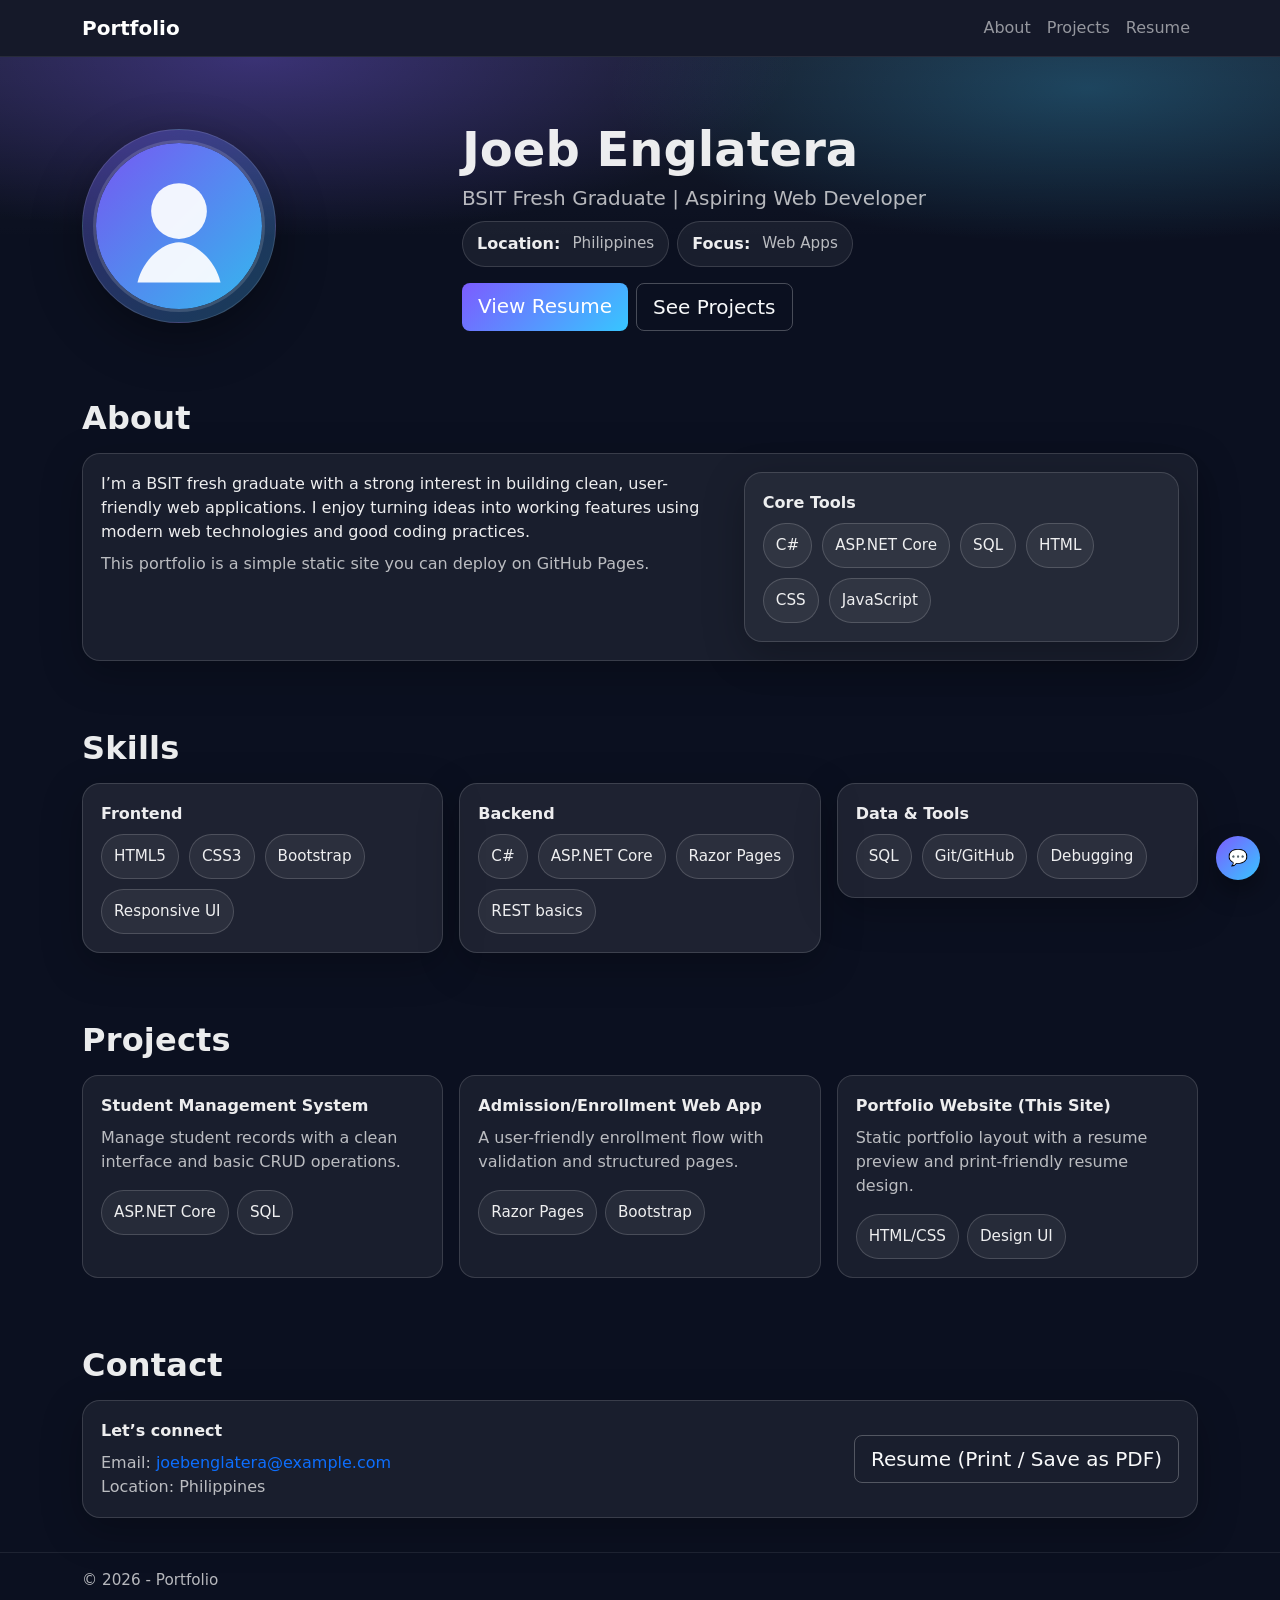
<file: docs/index.html>
<!doctype html>
<html lang="en">
<head>
  <meta charset="utf-8" />
  <meta name="viewport" content="width=device-width, initial-scale=1" />
  <title>Portfolio</title>
  <link rel="preconnect" href="https://cdn.jsdelivr.net" />
  <link
    href="https://cdn.jsdelivr.net/npm/bootstrap@5.3.3/dist/css/bootstrap.min.css"
    rel="stylesheet"
    integrity="sha384-QWTKZyjpPEjISv5WaRU9OFeRpok6YctnYmDr5pNlyT2bRjXh0JMhjY6hW+ALEwIH"
    crossorigin="anonymous" />
  <link rel="stylesheet" href="./css/site.css" />
</head>
<body>
  <header>
    <nav class="navbar navbar-expand-sm navbar-dark" style="background: rgba(255,255,255,0.04);">
      <div class="container">
        <a class="navbar-brand fw-semibold" href="./">Portfolio</a>
        <button class="navbar-toggler" type="button" data-bs-toggle="collapse" data-bs-target="#nav"
          aria-controls="nav" aria-expanded="false" aria-label="Toggle navigation">
          <span class="navbar-toggler-icon"></span>
        </button>
        <div class="collapse navbar-collapse" id="nav">
          <ul class="navbar-nav ms-auto">
            <li class="nav-item"><a class="nav-link" href="./#about">About</a></li>
            <li class="nav-item"><a class="nav-link" href="./#projects">Projects</a></li>
            <li class="nav-item"><a class="nav-link" href="./resume/">Resume</a></li>
          </ul>
        </div>
      </div>
    </nav>
  </header>

  <section class="hero">
    <div class="container hero-inner">
      <div class="row align-items-center g-4">
        <div class="col-lg-4 text-center text-lg-start">
          <div class="profile" aria-label="Profile photo">
            <img src="./PICTURE/profile.svg" alt="Joeb Englatera" class="profile-img" />
          </div>
        </div>

        <div class="col-lg-8">
          <div class="d-flex flex-column gap-3">
            <div>
              <h1 class="display-5 fw-bold mb-1">Joeb Englatera</h1>
              <p class="lead mb-2 muted">BSIT Fresh Graduate | Aspiring Web Developer</p>
              <div class="d-flex flex-wrap gap-2">
                <span class="badge-pill">
                  <span class="fw-semibold">Location:</span>
                  <span class="small-muted ms-1">Philippines</span>
                </span>
                <span class="badge-pill">
                  <span class="fw-semibold">Focus:</span>
                  <span class="small-muted ms-1">Web Apps</span>
                </span>
              </div>
            </div>

            <div class="d-flex flex-column flex-sm-row gap-2">
              <a class="btn btn-primary btn-lg" href="./resume/">View Resume</a>
              <a class="btn btn-outline-light btn-lg" href="./#projects">See Projects</a>
            </div>
          </div>
        </div>
      </div>
    </div>
  </section>

  <section class="section" id="about">
    <div class="container">
      <h2 class="section-title">About</h2>
      <div class="card-glass card-2">
        <div class="row g-4 align-items-start">
          <div class="col-lg-7">
            <p class="mb-2">
              I’m a BSIT fresh graduate with a strong interest in building clean, user-friendly web applications.
              I enjoy turning ideas into working features using modern web technologies and good coding practices.
            </p>
            <p class="muted mb-0">
              This portfolio is a simple static site you can deploy on GitHub Pages.
            </p>
          </div>
          <div class="col-lg-5">
            <div class="card-glass" style="background: rgba(255,255,255,0.05);">
              <div class="fw-semibold mb-2">Core Tools</div>
              <div class="skill-tags">
                <span class="chip">C#</span>
                <span class="chip">ASP.NET Core</span>
                <span class="chip">SQL</span>
                <span class="chip">HTML</span>
                <span class="chip">CSS</span>
                <span class="chip">JavaScript</span>
              </div>
            </div>
          </div>
        </div>
      </div>
    </div>
  </section>

  <section class="section" id="skills">
    <div class="container">
      <h2 class="section-title">Skills</h2>
      <div class="row g-3">
        <div class="col-md-6 col-lg-4">
          <div class="card-glass">
            <div class="fw-semibold mb-2">Frontend</div>
            <div class="skill-tags">
              <span class="chip">HTML5</span>
              <span class="chip">CSS3</span>
              <span class="chip">Bootstrap</span>
              <span class="chip">Responsive UI</span>
            </div>
          </div>
        </div>
        <div class="col-md-6 col-lg-4">
          <div class="card-glass">
            <div class="fw-semibold mb-2">Backend</div>
            <div class="skill-tags">
              <span class="chip">C#</span>
              <span class="chip">ASP.NET Core</span>
              <span class="chip">Razor Pages</span>
              <span class="chip">REST basics</span>
            </div>
          </div>
        </div>
        <div class="col-md-6 col-lg-4">
          <div class="card-glass">
            <div class="fw-semibold mb-2">Data & Tools</div>
            <div class="skill-tags">
              <span class="chip">SQL</span>
              <span class="chip">Git/GitHub</span>
              <span class="chip">Debugging</span>
            </div>
          </div>
        </div>
      </div>
    </div>
  </section>

  <section class="section" id="projects">
    <div class="container">
      <h2 class="section-title">Projects</h2>
      <div class="row g-3">
        <div class="col-md-6 col-lg-4">
          <div class="project-card">
            <div class="project-title">Student Management System</div>
            <p class="muted mb-3">Manage student records with a clean interface and basic CRUD operations.</p>
            <div class="d-flex gap-2 flex-wrap">
              <span class="chip">ASP.NET Core</span>
              <span class="chip">SQL</span>
            </div>
          </div>
        </div>
        <div class="col-md-6 col-lg-4">
          <div class="project-card">
            <div class="project-title">Admission/Enrollment Web App</div>
            <p class="muted mb-3">A user-friendly enrollment flow with validation and structured pages.</p>
            <div class="d-flex gap-2 flex-wrap">
              <span class="chip">Razor Pages</span>
              <span class="chip">Bootstrap</span>
            </div>
          </div>
        </div>
        <div class="col-md-6 col-lg-4">
          <div class="project-card">
            <div class="project-title">Portfolio Website (This Site)</div>
            <p class="muted mb-3">Static portfolio layout with a resume preview and print-friendly resume design.</p>
            <div class="d-flex gap-2 flex-wrap">
              <span class="chip">HTML/CSS</span>
              <span class="chip">Design UI</span>
            </div>
          </div>
        </div>
      </div>
    </div>
  </section>

  <section class="section" id="contact">
    <div class="container">
      <h2 class="section-title">Contact</h2>
      <div class="card-glass card-2">
        <div class="row g-4 align-items-center">
          <div class="col-lg-7">
            <div class="fw-semibold mb-2">Let’s connect</div>
            <div class="muted">
              Email:
              <a href="mailto:joebenglatera@example.com" class="text-decoration-none">joebenglatera@example.com</a>
              <br />
              Location: Philippines
            </div>
          </div>
          <div class="col-lg-5 text-lg-end">
            <a class="btn btn-outline-light btn-lg" href="./resume/">Resume (Print / Save as PDF)</a>
          </div>
        </div>
      </div>
    </div>
  </section>

  <button id="chatFab" class="chat-fab" type="button" aria-label="Open chatbot">💬</button>
  <aside id="chatPanel" class="chat-panel" aria-label="Flowise chatbot">
    <div class="chat-panel-header">
      <div class="fw-semibold">Chat Assistant</div>
      <button id="chatClose" class="chat-close-btn" type="button" aria-label="Close">✕</button>
    </div>
    <div id="chatMessages" class="chat-messages">
      <div class="chat-bubble chat-bubble-bot">Hi there! How can I help?</div>
      <div class="chat-bubble chat-bubble-bot">Hello! How can I help you today?</div>
    </div>
    <div class="chat-input-row">
      <input id="chatQuestion" class="form-control chat-input" placeholder="Type your question" />
      <button id="sendBtn" class="chat-send-btn" type="button" aria-label="Send">➤</button>
    </div>
    <div class="chat-footer">Powered by <strong>Flowise</strong></div>
    <div class="chat-hidden-config">
      <input id="topK" type="hidden" value="1" />
      <input id="googleGenerativeAPIKey" type="hidden" value="example" />
      <input id="modelName" type="hidden" value="example" />
      <input id="tasktype" type="hidden" value="example" />
    </div>
  </aside>

  <footer class="border-top footer text-muted" style="border-color: rgba(255,255,255,0.08) !important;">
    <div class="container py-3 small-muted">
      &copy; 2026 - Portfolio
    </div>
  </footer>

  <script
    src="https://cdn.jsdelivr.net/npm/bootstrap@5.3.3/dist/js/bootstrap.bundle.min.js"
    integrity="sha384-YvpcrYf0tY3lHB60NNkmXc5s9fDVZLESaAA55NDzOxhy9GkcIdslK1eN7N6jIeHz"
    crossorigin="anonymous"></script>
  <script src="./js/site.js"></script>
  <script src="./js/static-chat.js"></script>
</body>
</html>
</file>
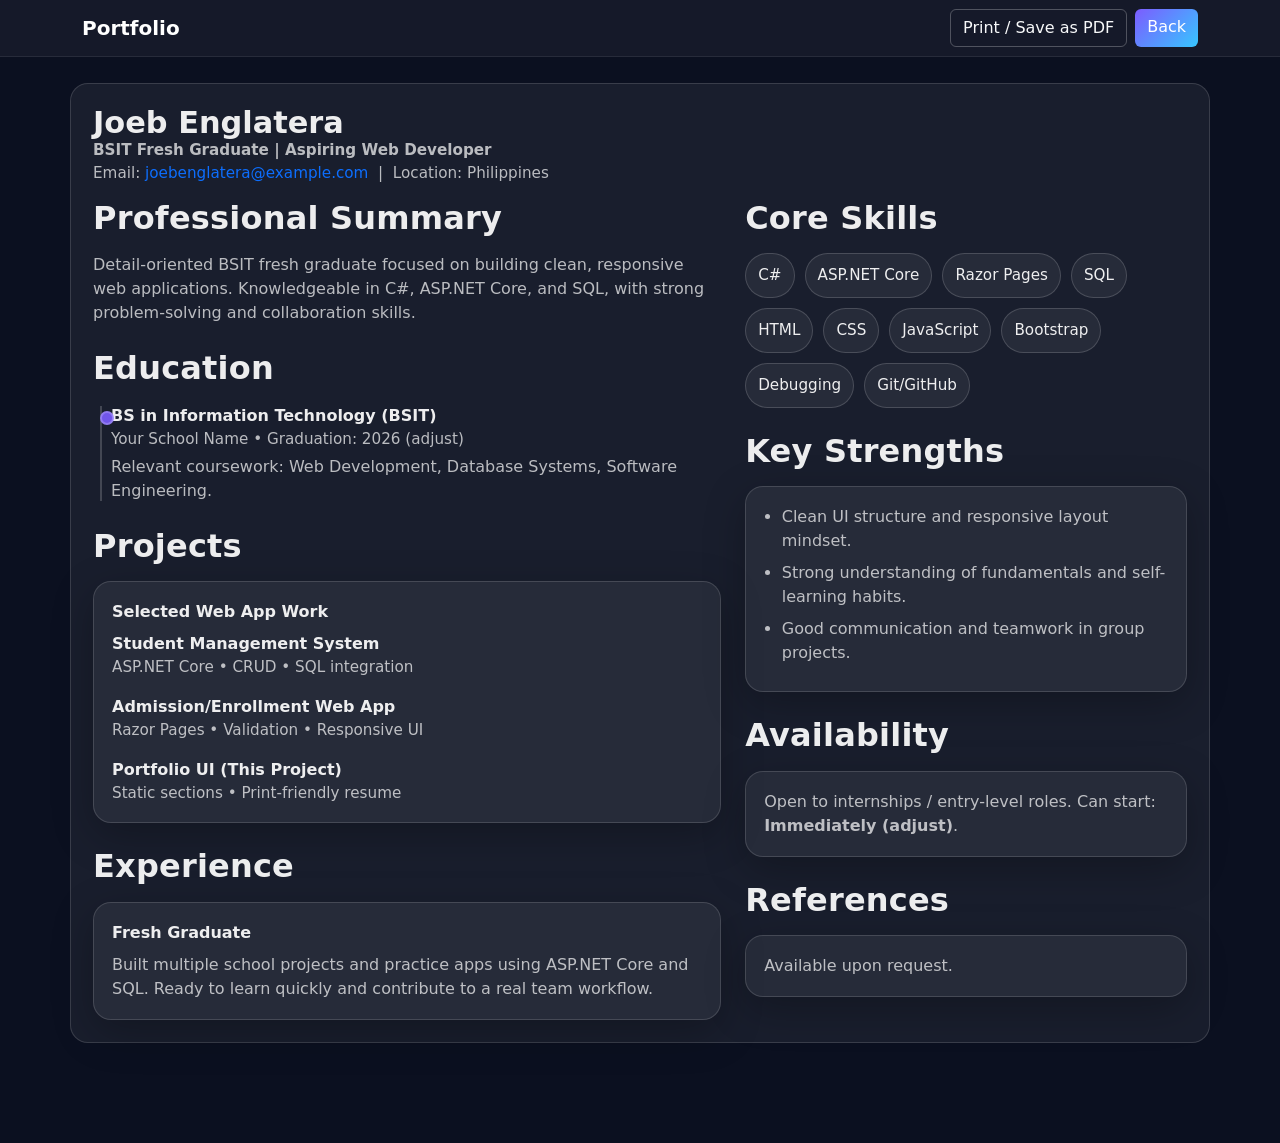
<file: docs/resume/index.html>
<!doctype html>
<html lang="en">
<head>
  <meta charset="utf-8" />
  <meta name="viewport" content="width=device-width, initial-scale=1" />
  <title>Resume</title>
  <link rel="preconnect" href="https://cdn.jsdelivr.net" />
  <link
    href="https://cdn.jsdelivr.net/npm/bootstrap@5.3.3/dist/css/bootstrap.min.css"
    rel="stylesheet"
    integrity="sha384-QWTKZyjpPEjISv5WaRU9OFeRpok6YctnYmDr5pNlyT2bRjXh0JMhjY6hW+ALEwIH"
    crossorigin="anonymous" />
  <link rel="stylesheet" href="../css/site.css" />
</head>
<body>
  <header class="no-print">
    <nav class="navbar navbar-expand-sm navbar-dark" style="background: rgba(255,255,255,0.04);">
      <div class="container">
        <a class="navbar-brand fw-semibold" href="../">Portfolio</a>
        <div class="ms-auto d-flex gap-2">
          <button type="button" class="btn btn-outline-light" onclick="window.print()">Print / Save as PDF</button>
          <a class="btn btn-primary" href="../">Back</a>
        </div>
      </div>
    </nav>
  </header>

  <div class="container resume-page">
    <div class="resume-surface">
      <div class="resume-header">
        <div>
          <div class="resume-name">Joeb Englatera</div>
          <div class="small-muted fw-semibold">BSIT Fresh Graduate | Aspiring Web Developer</div>
          <div class="small-muted">
            Email:
            <a href="mailto:joebenglatera@example.com" class="text-decoration-none">joebenglatera@example.com</a>
            &nbsp;|&nbsp; Location: Philippines
          </div>
        </div>
      </div>

      <div class="row g-4">
        <div class="col-lg-7">
          <h2 class="section-title">Professional Summary</h2>
          <p class="muted mb-3">
            Detail-oriented BSIT fresh graduate focused on building clean, responsive web applications.
            Knowledgeable in C#, ASP.NET Core, and SQL, with strong problem-solving and collaboration skills.
          </p>

          <h2 class="section-title mt-4">Education</h2>
          <div class="timeline">
            <div class="timeline-item">
              <div class="timeline-title">BS in Information Technology (BSIT)</div>
              <div class="small-muted">Your School Name • Graduation: 2026 (adjust)</div>
              <div class="muted mt-1">
                Relevant coursework: Web Development, Database Systems, Software Engineering.
              </div>
            </div>
          </div>

          <h2 class="section-title mt-4">Projects</h2>
          <div class="card-glass card-2">
            <div class="fw-semibold mb-2">Selected Web App Work</div>

            <div class="mb-3">
              <div class="fw-semibold">Student Management System</div>
              <div class="small-muted">ASP.NET Core • CRUD • SQL integration</div>
            </div>

            <div class="mb-3">
              <div class="fw-semibold">Admission/Enrollment Web App</div>
              <div class="small-muted">Razor Pages • Validation • Responsive UI</div>
            </div>

            <div>
              <div class="fw-semibold">Portfolio UI (This Project)</div>
              <div class="small-muted">Static sections • Print-friendly resume</div>
            </div>
          </div>

          <h2 class="section-title mt-4">Experience</h2>
          <div class="card-glass card-2">
            <div class="fw-semibold mb-2">Fresh Graduate</div>
            <div class="muted">
              Built multiple school projects and practice apps using ASP.NET Core and SQL.
              Ready to learn quickly and contribute to a real team workflow.
            </div>
          </div>
        </div>

        <div class="col-lg-5">
          <h2 class="section-title">Core Skills</h2>
          <div class="skill-tags">
            <span class="chip">C#</span>
            <span class="chip">ASP.NET Core</span>
            <span class="chip">Razor Pages</span>
            <span class="chip">SQL</span>
            <span class="chip">HTML</span>
            <span class="chip">CSS</span>
            <span class="chip">JavaScript</span>
            <span class="chip">Bootstrap</span>
            <span class="chip">Debugging</span>
            <span class="chip">Git/GitHub</span>
          </div>

          <h2 class="section-title mt-4">Key Strengths</h2>
          <div class="card-glass card-2">
            <ul class="mb-0 muted" style="padding-left: 1.1rem;">
              <li class="mb-2">Clean UI structure and responsive layout mindset.</li>
              <li class="mb-2">Strong understanding of fundamentals and self-learning habits.</li>
              <li class="mb-2">Good communication and teamwork in group projects.</li>
            </ul>
          </div>

          <h2 class="section-title mt-4">Availability</h2>
          <div class="card-glass card-2">
            <div class="muted">
              Open to internships / entry-level roles.
              Can start: <span class="fw-semibold">Immediately (adjust)</span>.
            </div>
          </div>

          <h2 class="section-title mt-4">References</h2>
          <div class="card-glass card-2">
            <div class="muted">Available upon request.</div>
          </div>
        </div>
      </div>
    </div>
  </div>

  <script
    src="https://cdn.jsdelivr.net/npm/bootstrap@5.3.3/dist/js/bootstrap.bundle.min.js"
    integrity="sha384-YvpcrYf0tY3lHB60NNkmXc5s9fDVZLESaAA55NDzOxhy9GkcIdslK1eN7N6jIeHz"
    crossorigin="anonymous"></script>
</body>
</html>
</file>
<file: docs/css/site.css>
html {
  font-size: 14px;
}

@media (min-width: 768px) {
  html {
    font-size: 16px;
  }
}

.btn:focus, .btn:active:focus, .btn-link.nav-link:focus, .form-control:focus, .form-check-input:focus {
  box-shadow: 0 0 0 0.1rem white, 0 0 0 0.25rem #258cfb;
}

html {
  position: relative;
  min-height: 100%;
}

body {
  margin-bottom: 60px;
}

.form-floating > .form-control-plaintext::placeholder, .form-floating > .form-control::placeholder {
  color: var(--bs-secondary-color);
  text-align: end;
}

.form-floating > .form-control-plaintext:focus::placeholder, .form-floating > .form-control:focus::placeholder {
  text-align: start;
}

/* ===========================
   Portfolio/Resume Styling
   =========================== */

:root {
  --bg: #0b1020;
  --card: rgba(255, 255, 255, 0.08);
  --card-2: rgba(255, 255, 255, 0.06);
  --stroke: rgba(255, 255, 255, 0.14);
  --text: rgba(255, 255, 255, 0.92);
  --muted: rgba(255, 255, 255, 0.7);
  --primary: #7c5cff;
  --primary-2: #37c6ff;
}

html, body {
  background: var(--bg);
  color: var(--text);
}

.navbar {
  border-bottom: 1px solid rgba(255, 255, 255, 0.08);
}

/* Hero */
.hero {
  padding: 64px 0 34px;
  background:
    radial-gradient(900px 300px at 20% 0%, rgba(124, 92, 255, 0.35), transparent 60%),
    radial-gradient(800px 260px at 85% 10%, rgba(55, 198, 255, 0.25), transparent 60%),
    linear-gradient(180deg, rgba(255, 255, 255, 0.05), transparent 60%);
}

.hero-inner {
  align-items: center;
}

.profile {
  display: inline-flex;
  align-items: center;
  justify-content: center;
  padding: 10px;
  background: linear-gradient(135deg, rgba(124, 92, 255, 0.35), rgba(55, 198, 255, 0.25));
  border-radius: 999px;
  box-shadow: 0 16px 50px rgba(0,0,0,0.35);
  border: 1px solid rgba(255, 255, 255, 0.12);
}

.profile-img {
  width: 172px;
  height: 172px;
  border-radius: 999px;
  object-fit: cover;
  border: 3px solid rgba(255, 255, 255, 0.14);
}

.section {
  padding: 34px 0;
}

.section-title {
  font-weight: 800;
  letter-spacing: 0.2px;
  margin-bottom: 16px;
}

.muted {
  color: var(--muted);
}

.card-glass {
  background: var(--card);
  border: 1px solid var(--stroke);
  border-radius: 18px;
  padding: 18px;
  box-shadow: 0 12px 40px rgba(0, 0, 0, 0.25);
}

.card-glass.card-2 {
  background: var(--card-2);
}

.badge-pill {
  display: inline-flex;
  align-items: center;
  gap: 8px;
  padding: 10px 14px;
  border-radius: 999px;
  border: 1px solid var(--stroke);
  background: rgba(255, 255, 255, 0.06);
  color: var(--text);
}

.skill-tags {
  display: flex;
  flex-wrap: wrap;
  gap: 10px;
}

.chip {
  padding: 10px 12px;
  border-radius: 999px;
  border: 1px solid rgba(255, 255, 255, 0.16);
  background: rgba(255, 255, 255, 0.06);
  color: var(--text);
  font-size: 0.95rem;
}

.project-card {
  background: rgba(255, 255, 255, 0.06);
  border: 1px solid rgba(255, 255, 255, 0.14);
  border-radius: 16px;
  padding: 18px;
  min-height: 100%;
}

.project-title {
  font-weight: 750;
  margin-bottom: 8px;
}

.btn-primary {
  background: linear-gradient(135deg, var(--primary), var(--primary-2)) !important;
  border: none !important;
}

.btn-outline-light {
  border-color: rgba(255, 255, 255, 0.25) !important;
}

/* Resume */
.resume-page {
  padding: 26px 0 40px;
}

.resume-surface {
  background: rgba(255, 255, 255, 0.06);
  border: 1px solid rgba(255, 255, 255, 0.14);
  border-radius: 18px;
  padding: 22px;
}

.resume-header {
  display: flex;
  flex-wrap: wrap;
  gap: 12px 22px;
  align-items: center;
  justify-content: space-between;
  margin-bottom: 14px;
}

.resume-name {
  font-weight: 900;
  font-size: 1.9rem;
  line-height: 1.1;
}

.timeline {
  position: relative;
  padding-left: 18px;
}

.timeline::before {
  content: "";
  position: absolute;
  left: 7px;
  top: 2px;
  bottom: 2px;
  width: 2px;
  background: rgba(255, 255, 255, 0.18);
}

.timeline-item {
  position: relative;
  margin-bottom: 14px;
}

.timeline-item::before {
  content: "";
  position: absolute;
  left: -11px;
  top: 7px;
  width: 14px;
  height: 14px;
  border-radius: 999px;
  background: rgba(124, 92, 255, 0.9);
  border: 2px solid rgba(255, 255, 255, 0.22);
}

.timeline-title {
  font-weight: 800;
}

.small-muted {
  color: var(--muted);
  font-size: 0.95rem;
}

/* Floating chatbot */
.chat-fab {
  position: fixed;
  right: 20px;
  bottom: 20px;
  z-index: 2000;
  border: 0;
  border-radius: 999px;
  width: 44px;
  height: 44px;
  color: #fff;
  font-weight: 800;
  background: linear-gradient(135deg, var(--primary), var(--primary-2));
  box-shadow: 0 12px 24px rgba(0, 0, 0, 0.35);
}

.chat-panel {
  position: fixed;
  right: 20px;
  bottom: 72px;
  z-index: 2000;
  width: min(360px, calc(100vw - 24px));
  border-radius: 10px;
  border: 1px solid #2c5fc8;
  background: #f2f4f8;
  box-shadow: 0 16px 34px rgba(0, 0, 0, 0.45);
  display: none;
  overflow: hidden;
}

.chat-panel.open {
  display: block;
}

.chat-panel-header {
  display: flex;
  justify-content: space-between;
  align-items: center;
  gap: 8px;
  background: #3f7fe6;
  color: #fff;
  padding: 10px 12px;
}

.chat-close-btn {
  border: 0;
  background: transparent;
  color: #fff;
  font-size: 1.1rem;
}

.chat-messages {
  padding: 12px;
  min-height: 240px;
  max-height: 300px;
  overflow: auto;
  background: #f2f4f8;
}

.chat-bubble {
  display: inline-block;
  padding: 8px 10px;
  border-radius: 8px;
  margin-bottom: 8px;
  max-width: 86%;
  font-size: 0.92rem;
}

.chat-bubble-bot {
  background: #e7ebf4;
  color: #394050;
}

.chat-bubble-user {
  display: block;
  margin-left: auto;
  background: #3f7fe6;
  color: #fff;
}

.chat-input-row {
  display: flex;
  gap: 8px;
  align-items: center;
  padding: 10px 12px 8px;
  background: #fff;
}

.chat-input {
  font-size: 0.95rem;
}

.chat-send-btn {
  border: 0;
  border-radius: 8px;
  min-width: 40px;
  height: 38px;
  color: #3f7fe6;
  background: #eaf1ff;
  font-weight: 800;
}

.chat-footer {
  text-align: center;
  color: #5f6572;
  font-size: 0.75rem;
  padding: 0 0 8px;
}

.chat-output {
  white-space: pre-wrap;
  font-size: 0.85rem;
  max-height: 180px;
  overflow: auto;
}

/* Print Resume */
.no-print {
  display: block;
}

@media print {
  html, body {
    background: #fff !important;
    color: #000 !important;
  }

  header, footer, nav, .no-print {
    display: none !important;
  }

  .chat-fab, .chat-panel {
    display: none !important;
  }

  .hero, .section {
    display: none !important;
  }

  .resume-page, .resume-surface {
    background: #fff !important;
    border: 0 !important;
    box-shadow: none !important;
    padding: 0 !important;
    border-radius: 0 !important;
  }
}
</file>
